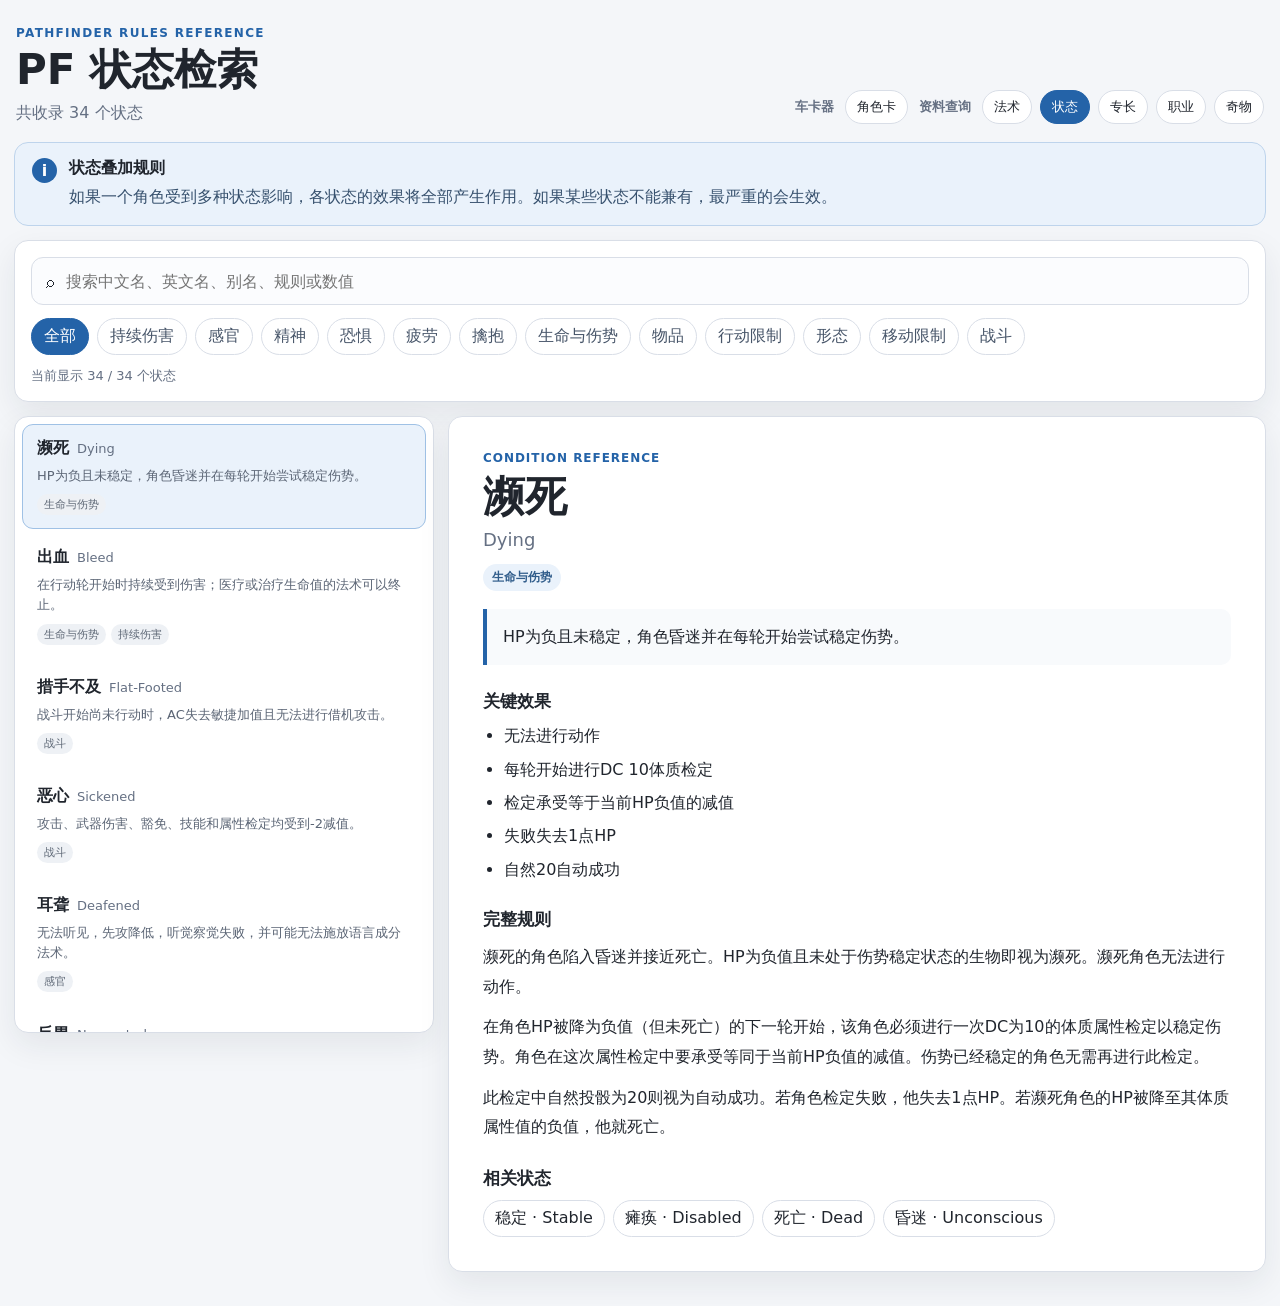
<file: web/conditions.html>
<!DOCTYPE html>
<html lang="zh-CN">
<head>
  <meta charset="UTF-8" />
  <meta name="viewport" content="width=device-width, initial-scale=1.0" />
  <title>PF 状态检索</title>
  <link rel="stylesheet" href="assets/css/conditions.css?v=20260626-condition-v1" />
</head>
<body>
  <main class="conditions-page">
    <header class="hero">
      <div class="hero-copy">
        <p class="eyebrow">Pathfinder Rules Reference</p>
        <h1>PF 状态检索</h1>
        <p id="condition-count" class="subtitle">正在加载状态数据……</p>
      </div>
      <nav class="top-links" aria-label="功能导航">
        <span class="nav-label">车卡器</span>
        <a href="index.html#character" target="_top">角色卡</a>
        <span class="nav-label">资料查询</span>
        <a href="index.html#spells" target="_top">法术</a>
        <a class="active" href="index.html#conditions" target="_top">状态</a>
        <a href="index.html#feats" target="_top">专长</a>
        <a href="index.html#classes" target="_top">职业</a>
        <a href="index.html#items" target="_top">奇物</a>
      </nav>
    </header>

    <section class="rule-note" aria-label="状态叠加规则">
      <span class="rule-icon" aria-hidden="true">i</span>
      <div>
        <strong>状态叠加规则</strong>
        <p id="general-rule"></p>
      </div>
    </section>

    <section class="search-panel" aria-label="状态搜索">
      <label class="search-box" for="condition-search">
        <span aria-hidden="true">⌕</span>
        <input id="condition-search" type="search" autocomplete="off" placeholder="搜索中文名、英文名、别名、规则或数值" />
      </label>
      <button id="clear-search" class="clear-search hidden" type="button">清除</button>
      <div id="category-filters" class="category-filters" aria-label="状态分类筛选"></div>
      <p id="result-count" class="result-count"></p>
    </section>

    <section class="condition-workspace">
      <aside class="condition-list-panel" aria-label="状态列表">
        <div id="condition-list" class="condition-list"></div>
      </aside>
      <article id="condition-detail" class="condition-detail" aria-live="polite">
        <div class="empty-detail">
          <strong>选择一个状态</strong>
          <span>点击左侧状态查看完整规则与关键效果。</span>
        </div>
      </article>
    </section>
  </main>
  <script src="assets/js/conditions.js?v=20260626-condition-v1"></script>
</body>
</html>
</file>
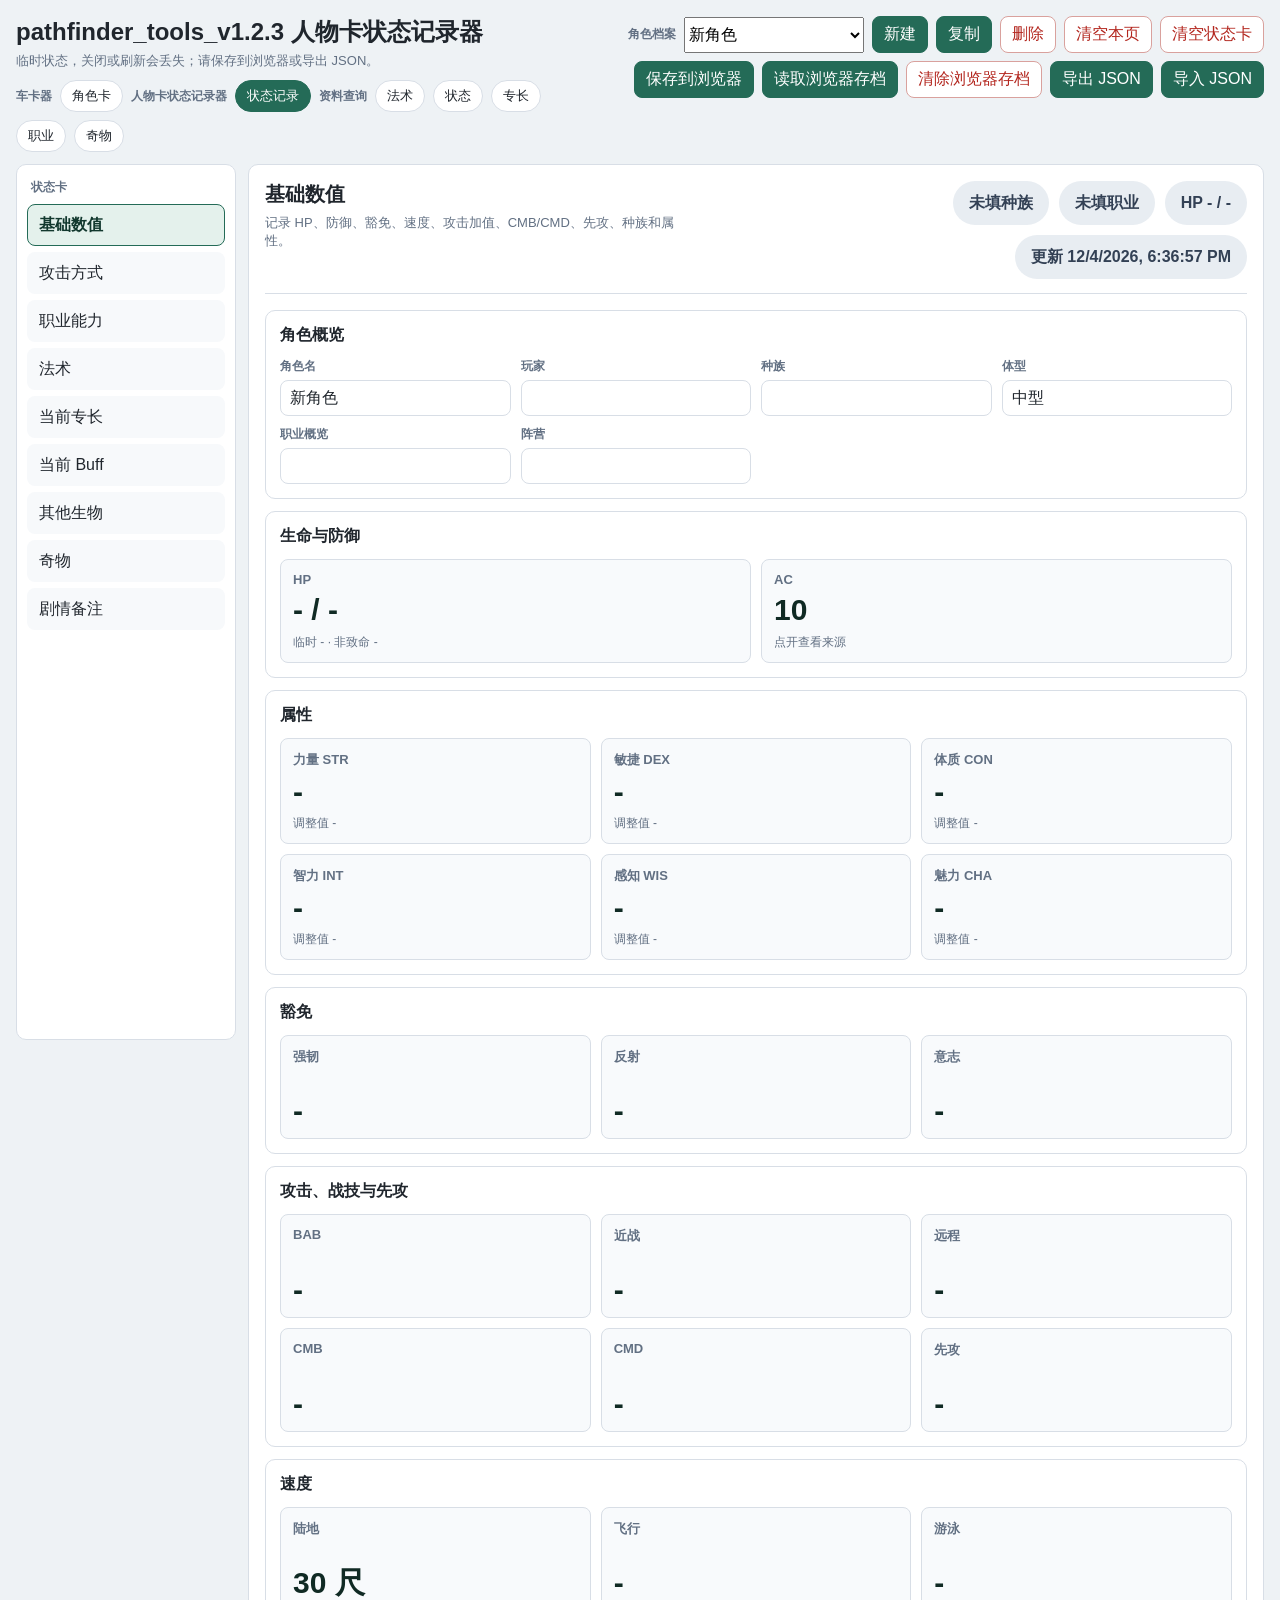
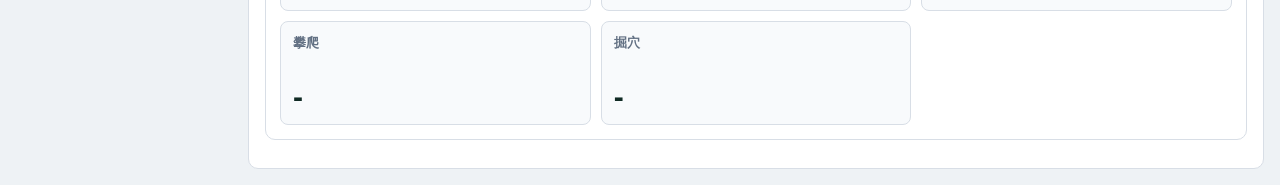
<file: web/status_tracker.html>
<!DOCTYPE html>
<html lang="zh-CN">
<head>
  <meta charset="UTF-8" />
  <meta name="viewport" content="width=device-width, initial-scale=1.0" />
  <title>pathfinder_tools_v1.2.3 人物卡状态记录器</title>
  <link rel="stylesheet" href="assets/css/status-tracker.css?v=20260702-manual-browser-save-v1" />
</head>
<body>
  <main class="tracker-shell">
    <header class="tracker-header">
      <div>
        <h1>pathfinder_tools_v1.2.3 人物卡状态记录器</h1>
        <p id="save-status" class="save-status">未保存</p>
        <nav class="section-links" aria-label="功能导航">
          <span class="section-label">车卡器</span>
          <a href="index.html#character" target="_top">角色卡</a>
          <span class="section-label">人物卡状态记录器</span>
          <a class="active" href="index.html#statusTracker" target="_top">状态记录</a>
          <span class="section-label">资料查询</span>
          <a href="index.html#spells" target="_top">法术</a>
          <a href="index.html#conditions" target="_top">状态</a>
          <a href="index.html#feats" target="_top">专长</a>
          <a href="index.html#classes" target="_top">职业</a>
          <a href="index.html#items" target="_top">奇物</a>
        </nav>
      </div>
      <div class="profile-tools">
        <label class="profile-select-label" for="profile-select">角色档案</label>
        <select id="profile-select"></select>
        <button type="button" data-action="new-profile">新建</button>
        <button type="button" data-action="duplicate-profile">复制</button>
        <button type="button" class="secondary-btn" data-action="delete-profile">删除</button>
        <button type="button" class="secondary-btn" data-action="clear-current-section">清空本页</button>
        <button type="button" class="secondary-btn" data-action="clear-current-profile">清空状态卡</button>
        <button type="button" data-action="save-to-browser">保存到浏览器</button>
        <button type="button" data-action="load-from-browser">读取浏览器存档</button>
        <button type="button" class="secondary-btn" data-action="clear-browser-save">清除浏览器存档</button>
        <button type="button" data-action="export-profile">导出 JSON</button>
        <label class="import-btn" for="import-profile-input">导入 JSON</label>
        <input id="import-profile-input" type="file" accept="application/json" hidden />
      </div>
    </header>

    <section class="tracker-layout">
      <aside class="tracker-nav" aria-label="状态记录栏目">
        <div class="nav-title">状态卡</div>
        <div id="section-list" class="section-list"></div>
      </aside>

      <section class="tracker-panel" aria-label="状态记录编辑区">
        <div class="panel-heading">
          <div>
            <h2 id="section-title">基础数值</h2>
            <p id="section-subtitle">记录 HP、防御、豁免、速度、攻击加值、CMB/CMD、先攻、种族和属性。</p>
          </div>
          <div id="profile-summary" class="profile-summary"></div>
        </div>
        <div id="section-content" class="section-content"></div>
      </section>
    </section>
  </main>

  <script src="assets/js/status-tracker.js?v=20260702-manual-browser-save-v1"></script>
</body>
</html>
</file>
<file: web/assets/css/conditions.css>
:root {
  --bg: #f4f6f9;
  --panel: #ffffff;
  --line: #d9dee7;
  --text: #20252d;
  --muted: #657083;
  --brand: #2463a8;
  --brand-soft: #eaf2fb;
  --danger-soft: #fff4ef;
  --shadow: 0 12px 32px rgba(23, 35, 52, 0.08);
}

* { box-sizing: border-box; }
html { scroll-behavior: smooth; }
body {
  margin: 0;
  min-width: 320px;
  color: var(--text);
  background: var(--bg);
  font-family: "Microsoft YaHei", "PingFang SC", system-ui, sans-serif;
}
button, input { font: inherit; }
button { color: inherit; }
.hidden { display: none !important; }

.conditions-page {
  width: min(1480px, calc(100% - 28px));
  margin: 0 auto;
  padding: 22px 0 34px;
}

.hero {
  display: flex;
  align-items: flex-end;
  justify-content: space-between;
  gap: 24px;
  padding: 4px 2px 18px;
}
.hero h1 { margin: 2px 0 5px; font-size: clamp(28px, 4vw, 42px); }
.eyebrow {
  margin: 0;
  color: var(--brand);
  font-size: 12px;
  font-weight: 800;
  letter-spacing: .11em;
  text-transform: uppercase;
}
.subtitle { margin: 0; color: var(--muted); }
.top-links { display: flex; flex-wrap: wrap; justify-content: flex-end; gap: 8px; align-items: center; }
.top-links a, .nav-label {
  border-radius: 999px;
  padding: 7px 11px;
  font-size: 13px;
  text-decoration: none;
}
.top-links a { border: 1px solid var(--line); background: var(--panel); color: var(--text); }
.top-links a:hover { border-color: var(--brand); color: var(--brand); }
.top-links a.active { border-color: var(--brand); background: var(--brand); color: white; }
.nav-label { color: var(--muted); font-weight: 700; padding-left: 3px; padding-right: 3px; }

.rule-note {
  display: flex;
  gap: 12px;
  align-items: flex-start;
  padding: 15px 17px;
  border: 1px solid #bed4ec;
  border-radius: 14px;
  background: var(--brand-soft);
}
.rule-note p { margin: 4px 0 0; line-height: 1.7; color: #37516e; }
.rule-icon {
  display: grid;
  place-items: center;
  width: 25px;
  height: 25px;
  flex: 0 0 25px;
  border-radius: 50%;
  background: var(--brand);
  color: white;
  font-weight: 800;
}

.search-panel {
  margin-top: 14px;
  padding: 16px;
  border: 1px solid var(--line);
  border-radius: 14px;
  background: var(--panel);
  box-shadow: var(--shadow);
}
.search-box {
  display: flex;
  align-items: center;
  gap: 10px;
  min-height: 48px;
  padding: 0 14px;
  border: 1px solid var(--line);
  border-radius: 12px;
  background: #fbfcfe;
}
.search-box:focus-within { border-color: var(--brand); box-shadow: 0 0 0 3px rgba(36, 99, 168, .12); }
.search-box input { width: 100%; border: 0; outline: 0; background: transparent; color: var(--text); }
.clear-search {
  margin-top: 10px;
  border: 0;
  background: transparent;
  color: var(--brand);
  cursor: pointer;
  font-weight: 700;
}
.category-filters { display: flex; flex-wrap: wrap; gap: 8px; margin-top: 13px; }
.category-chip {
  border: 1px solid var(--line);
  border-radius: 999px;
  padding: 7px 12px;
  background: white;
  cursor: pointer;
  color: #475569;
}
.category-chip:hover { border-color: var(--brand); color: var(--brand); }
.category-chip.active { border-color: var(--brand); background: var(--brand); color: white; }
.result-count { margin: 12px 0 0; color: var(--muted); font-size: 13px; }

.condition-workspace {
  display: grid;
  grid-template-columns: minmax(310px, 420px) minmax(0, 1fr);
  gap: 14px;
  margin-top: 14px;
  align-items: start;
}
.condition-list-panel,
.condition-detail {
  border: 1px solid var(--line);
  border-radius: 14px;
  background: var(--panel);
  box-shadow: var(--shadow);
}
.condition-list-panel { overflow: hidden; }
.condition-list { max-height: calc(100vh - 285px); min-height: 520px; overflow: auto; padding: 7px; }
.condition-row {
  width: 100%;
  display: block;
  border: 1px solid transparent;
  border-radius: 11px;
  padding: 13px 14px;
  background: transparent;
  text-align: left;
  cursor: pointer;
}
.condition-row + .condition-row { margin-top: 4px; }
.condition-row:hover { background: #f5f8fc; }
.condition-row.active { border-color: #9fc1e5; background: var(--brand-soft); }
.condition-row-title { display: flex; align-items: baseline; gap: 8px; }
.condition-row-title strong { font-size: 16px; }
.condition-row-title span { color: var(--muted); font-size: 13px; }
.condition-row-summary { margin: 7px 0 0; color: #5b6575; line-height: 1.55; font-size: 13px; }
.condition-row-tags { display: flex; flex-wrap: wrap; gap: 5px; margin-top: 8px; }
.mini-tag { padding: 3px 7px; border-radius: 999px; background: #eef1f5; color: #5f6977; font-size: 11px; }
.no-results { padding: 48px 20px; color: var(--muted); text-align: center; }

.condition-detail {
  min-height: 520px;
  padding: clamp(18px, 3vw, 34px);
  position: sticky;
  top: 14px;
  max-height: calc(100vh - 28px);
  overflow: auto;
}
.empty-detail { min-height: 440px; display: grid; place-content: center; gap: 8px; color: var(--muted); text-align: center; }
.empty-detail strong { color: var(--text); font-size: 20px; }
.detail-kicker { color: var(--brand); font-size: 12px; font-weight: 800; letter-spacing: .08em; text-transform: uppercase; }
.detail-title { margin: 4px 0 0; font-size: clamp(28px, 4vw, 42px); }
.detail-en { margin: 4px 0 0; color: var(--muted); font-size: 18px; }
.alias-line { margin: 8px 0 0; color: var(--muted); }
.detail-tags { display: flex; flex-wrap: wrap; gap: 7px; margin: 14px 0 18px; }
.detail-tag { padding: 5px 9px; border-radius: 999px; background: var(--brand-soft); color: #315d8b; font-size: 12px; font-weight: 700; }
.detail-summary { margin: 0; padding: 14px 16px; border-left: 4px solid var(--brand); border-radius: 0 10px 10px 0; background: #f8fafc; line-height: 1.75; }
.section-title { margin: 25px 0 10px; font-size: 17px; }
.effect-list { margin: 0; padding-left: 21px; }
.effect-list li { margin: 7px 0; line-height: 1.65; }
.rule-body p { margin: 11px 0; line-height: 1.85; }
.rule-body ul { margin: 10px 0; padding-left: 22px; }
.rule-body li { margin: 8px 0; line-height: 1.75; }
.rule-table-wrap { overflow-x: auto; margin: 14px 0; }
.rule-table { width: 100%; border-collapse: collapse; min-width: 520px; }
.rule-table th, .rule-table td { border: 1px solid var(--line); padding: 10px 12px; text-align: left; vertical-align: top; line-height: 1.6; }
.rule-table th { background: #f3f6fa; }
.related-list { display: flex; flex-wrap: wrap; gap: 8px; }
.related-btn { border: 1px solid var(--line); border-radius: 999px; background: white; padding: 7px 11px; cursor: pointer; }
.related-btn:hover { border-color: var(--brand); color: var(--brand); }

@media (max-width: 900px) {
  .hero { align-items: flex-start; flex-direction: column; }
  .top-links { justify-content: flex-start; }
  .condition-workspace { grid-template-columns: 1fr; }
  .condition-list { min-height: 0; max-height: 44vh; }
  .condition-detail { position: static; max-height: none; min-height: 0; }
  .empty-detail { min-height: 220px; }
}

@media (max-width: 560px) {
  .conditions-page { width: min(100% - 18px, 1480px); padding-top: 12px; }
  .hero { gap: 14px; padding-bottom: 12px; }
  .top-links { gap: 6px; }
  .nav-label { width: 100%; padding: 5px 0 0; }
  .rule-note, .search-panel { border-radius: 12px; }
  .condition-workspace { gap: 10px; }
  .condition-detail { padding: 19px 16px; }
  .condition-list { max-height: 48vh; }
}
</file>
<file: web/assets/css/status-tracker.css>
:root {
  --bg: #eef2f5;
  --panel: #ffffff;
  --line: #d8dee6;
  --text: #20262d;
  --muted: #627083;
  --brand: #246b57;
  --brand-soft: #e4f1ec;
  --danger: #b3261e;
}

* { box-sizing: border-box; }

body {
  margin: 0;
  background: var(--bg);
  color: var(--text);
  font-family: "Noto Sans SC", "Microsoft YaHei", sans-serif;
}

button,
input,
select,
textarea {
  font: inherit;
}

button,
.import-btn {
  min-height: 36px;
  border: 1px solid var(--brand);
  border-radius: 8px;
  background: var(--brand);
  color: #fff;
  padding: 7px 11px;
  cursor: pointer;
}

.secondary-btn {
  background: #fff;
  color: var(--danger);
  border-color: #d9a19d;
}

.tracker-shell {
  max-width: 1520px;
  margin: 0 auto;
  padding: 16px;
}

.tracker-header {
  display: flex;
  justify-content: space-between;
  align-items: flex-start;
  gap: 16px;
  margin-bottom: 12px;
}

.tracker-header h1 {
  margin: 0;
  font-size: 24px;
}

.save-status {
  margin: 4px 0 0;
  color: var(--muted);
  font-size: 13px;
}

.section-links,
.profile-tools {
  display: flex;
  flex-wrap: wrap;
  align-items: center;
  gap: 8px;
}

.section-links { margin-top: 10px; }

.section-label,
.profile-select-label {
  color: var(--muted);
  font-size: 12px;
  font-weight: 700;
}

.section-links a {
  text-decoration: none;
  color: var(--text);
  border: 1px solid var(--line);
  border-radius: 999px;
  background: #fff;
  padding: 6px 11px;
  font-size: 13px;
}

.section-links a.active {
  background: var(--brand);
  border-color: var(--brand);
  color: #fff;
}

.profile-tools {
  justify-content: flex-end;
  max-width: 680px;
}

.profile-tools select {
  min-width: 180px;
  min-height: 36px;
}

.import-btn {
  display: inline-flex;
  align-items: center;
}

.tracker-layout {
  display: grid;
  grid-template-columns: 220px minmax(0, 1fr);
  gap: 12px;
}

.tracker-nav,
.tracker-panel {
  border: 1px solid var(--line);
  border-radius: 10px;
  background: var(--panel);
}

.tracker-nav {
  position: sticky;
  top: 12px;
  max-height: calc(100vh - 24px);
  overflow: auto;
}

.nav-title {
  padding: 14px 14px 8px;
  color: var(--muted);
  font-size: 12px;
  font-weight: 700;
}

.section-list {
  display: flex;
  flex-direction: column;
  gap: 6px;
  padding: 0 10px 12px;
}

.section-btn {
  width: 100%;
  min-height: 42px;
  border: 1px solid transparent;
  border-radius: 8px;
  background: #f7f9fb;
  color: var(--text);
  text-align: left;
}

.section-btn.active {
  border-color: var(--brand);
  background: var(--brand-soft);
  color: #12382e;
  font-weight: 700;
}

.tracker-panel {
  min-height: calc(100vh - 92px);
  padding: 16px;
}

.panel-heading {
  display: flex;
  justify-content: space-between;
  gap: 16px;
  padding-bottom: 14px;
  border-bottom: 1px solid var(--line);
}

.panel-heading h2 {
  margin: 0;
  font-size: 20px;
}

.panel-heading p {
  margin: 6px 0 0;
  color: var(--muted);
  font-size: 13px;
}

.profile-summary {
  display: flex;
  flex-wrap: wrap;
  justify-content: flex-end;
  gap: 10px;
}

.summary-pill {
  border-radius: 999px;
  background: #e8edf2;
  color: #334155;
  min-height: 44px;
  display: inline-flex;
  align-items: center;
  justify-content: center;
  padding: 10px 16px;
  font-size: 16px;
  font-weight: 700;
  line-height: 1.2;
  white-space: nowrap;
}

.section-content { padding-top: 16px; }

.card {
  border: 1px solid var(--line);
  border-radius: 10px;
  padding: 14px;
  margin-bottom: 12px;
  background: #fff;
}

.card h3 {
  margin: 0 0 12px;
  font-size: 16px;
}

.form-grid {
  display: grid;
  grid-template-columns: repeat(4, minmax(0, 1fr));
  gap: 10px;
}

.field {
  display: flex;
  flex-direction: column;
  gap: 5px;
}

.field.full { grid-column: 1 / -1; }

.field label {
  color: var(--muted);
  font-size: 12px;
  font-weight: 700;
}

.field input,
.field select,
.field textarea {
  width: 100%;
  border: 1px solid var(--line);
  border-radius: 8px;
  background: #fff;
  color: var(--text);
  padding: 8px 9px;
}

.field textarea {
  min-height: 78px;
  resize: vertical;
}

.list-header {
  display: flex;
  justify-content: space-between;
  align-items: center;
  gap: 12px;
  margin-bottom: 10px;
}

.list-header h3 {
  margin: 0;
  font-size: 16px;
}

.entry-card {
  border: 1px solid var(--line);
  border-radius: 10px;
  padding: 12px;
  margin-bottom: 10px;
  background: #fbfcfd;
}

.entry-title {
  display: flex;
  justify-content: space-between;
  align-items: center;
  gap: 10px;
  margin-bottom: 10px;
}

.entry-title strong {
  font-size: 14px;
}

.empty-state {
  border: 1px dashed var(--line);
  border-radius: 10px;
  color: var(--muted);
  padding: 16px;
  text-align: center;
}

@media (max-width: 980px) {
  .tracker-header,
  .panel-heading {
    flex-direction: column;
  }

  .tracker-layout {
    grid-template-columns: 1fr;
  }

  .tracker-nav {
    position: static;
    max-height: none;
  }

  .section-list {
    display: grid;
    grid-template-columns: repeat(2, minmax(0, 1fr));
  }

  .form-grid {
    grid-template-columns: repeat(2, minmax(0, 1fr));
  }
}

@media (max-width: 620px) {
  .tracker-shell { padding: 10px; }
  .form-grid,
  .section-list {
    grid-template-columns: 1fr;
  }

  .profile-summary {
    justify-content: flex-start;
  }

  .summary-pill {
    min-height: 38px;
    padding: 8px 12px;
    font-size: 14px;
    white-space: normal;
  }
}

.basic-workspace {
  display: grid;
  grid-template-columns: minmax(0, 1fr) minmax(320px, 380px);
  gap: 12px;
  align-items: start;
}

.basic-overview-column {
  min-width: 0;
}

.status-overview-grid {
  display: grid;
  grid-template-columns: repeat(3, minmax(0, 1fr));
  gap: 10px;
}

.status-overview-grid.compact-grid {
  grid-template-columns: repeat(2, minmax(0, 1fr));
}

.ability-grid,
.attack-grid,
.speed-grid {
  grid-template-columns: repeat(3, minmax(0, 1fr));
}

.save-grid {
  grid-template-columns: repeat(3, minmax(0, 1fr));
}

.overview-card {
  min-height: 104px;
  width: 100%;
  border: 1px solid var(--line);
  border-radius: 8px;
  background: #f8fafc;
  color: var(--text);
  padding: 12px;
  display: flex;
  flex-direction: column;
  align-items: flex-start;
  justify-content: space-between;
  text-align: left;
  gap: 8px;
}

.overview-card:hover,
.overview-card.active {
  border-color: var(--brand);
  background: var(--brand-soft);
}

.overview-title {
  color: var(--muted);
  font-size: 13px;
  font-weight: 700;
}

.overview-value {
  color: #102a24;
  font-size: 30px;
  line-height: 1;
}

.overview-meta {
  color: var(--muted);
  font-size: 12px;
  line-height: 1.35;
}

.detail-sidebar {
  position: sticky;
  top: 12px;
  border: 1px solid var(--line);
  border-radius: 10px;
  background: #fff;
  padding: 14px;
  max-height: calc(100vh - 24px);
  overflow: auto;
}

.detail-heading {
  border-bottom: 1px solid var(--line);
  padding-bottom: 12px;
  margin-bottom: 12px;
}

.detail-heading span {
  color: var(--brand);
  font-size: 12px;
  font-weight: 800;
}

.detail-heading h3 {
  margin: 4px 0 6px;
  font-size: 20px;
}

.detail-heading p {
  margin: 0;
  color: var(--muted);
  font-size: 13px;
  line-height: 1.5;
}

.detail-breakdown {
  display: grid;
  gap: 8px;
  margin-bottom: 14px;
}

.detail-row {
  display: flex;
  align-items: center;
  justify-content: space-between;
  gap: 12px;
  border-radius: 8px;
  background: #f8fafc;
  padding: 8px 10px;
}

.detail-row span {
  color: var(--muted);
  font-size: 13px;
}

.detail-row strong {
  font-size: 16px;
}

.detail-fields.form-grid {
  grid-template-columns: repeat(2, minmax(0, 1fr));
}

@media (max-width: 1180px) {
  .basic-workspace {
    grid-template-columns: 1fr;
  }

  .detail-sidebar {
    position: static;
    max-height: none;
  }
}

@media (max-width: 760px) {
  .status-overview-grid,
  .status-overview-grid.compact-grid,
  .ability-grid,
  .attack-grid,
  .speed-grid,
  .save-grid,
  .detail-fields.form-grid {
    grid-template-columns: 1fr;
  }

  .overview-card {
    min-height: 86px;
  }

  .overview-value {
    font-size: 26px;
  }
}
/* Collapsible detail drawer overrides. */
.basic-workspace {
  display: block;
}

.basic-workspace.has-detail {
  display: block;
}

.detail-overlay {
  position: fixed;
  inset: 0;
  z-index: 40;
  background: rgba(15, 23, 42, 0.18);
}

.detail-sidebar {
  position: fixed;
  top: 0;
  right: 0;
  z-index: 50;
  width: min(520px, 96vw);
  height: 100vh;
  max-height: none;
  border: 0;
  border-left: 1px solid var(--line);
  border-radius: 0;
  padding: 0;
  background: #fff;
  box-shadow: -18px 0 38px rgba(15, 23, 42, 0.18);
  transform: translateX(100%);
  transition: transform 160ms ease-out;
  overflow: hidden;
}

.detail-sidebar.is-open {
  transform: translateX(0);
}

.detail-drawer {
  height: 100%;
  overflow: auto;
  padding: 16px;
}

.detail-heading {
  position: relative;
  padding-right: 44px;
}

.detail-close-btn {
  position: absolute;
  top: 0;
  right: 0;
  min-width: 36px;
  width: 36px;
  height: 36px;
  min-height: 36px;
  border-radius: 999px;
  border-color: var(--line);
  background: #fff;
  color: var(--text);
  padding: 0;
  font-size: 22px;
  line-height: 1;
}

@media (max-width: 760px) {
  .detail-sidebar {
    top: auto;
    bottom: 0;
    width: 100vw;
    height: min(78vh, 680px);
    border-left: 0;
    border-top: 1px solid var(--line);
    box-shadow: 0 -14px 32px rgba(15, 23, 42, 0.18);
    transform: translateY(100%);
  }

  .detail-sidebar.is-open {
    transform: translateY(0);
  }
}
.modifier-section {
  margin-top: 16px;
}

.modifier-section h4 {
  margin: 0 0 10px;
  font-size: 14px;
}

.modifier-table {
  display: grid;
  gap: 8px;
  margin-bottom: 10px;
}

.modifier-header,
.modifier-row {
  display: grid;
  grid-template-columns: 92px 120px minmax(0, 1fr) 68px;
  gap: 8px;
  align-items: center;
}

.modifier-header {
  color: var(--muted);
  font-size: 12px;
  font-weight: 800;
}

.modifier-row {
  border: 1px solid var(--line);
  border-radius: 8px;
  background: #f8fafc;
  padding: 8px;
}

.modifier-value,
.modifier-type,
.modifier-source {
  width: 100%;
  border: 1px solid var(--line);
  border-radius: 8px;
  background: #fff;
  color: var(--text);
  padding: 8px 9px;
}

.modifier-remove-btn {
  min-height: 34px;
  padding: 6px 8px;
}

@media (max-width: 520px) {
  .modifier-header {
    display: none;
  }

  .modifier-row {
    grid-template-columns: 1fr;
  }
}
.attack-profile-card {
  border: 1px solid var(--line);
  border-radius: 10px;
  padding: 14px;
  margin-bottom: 12px;
  background: #fbfcfd;
}

.entry-actions {
  display: flex;
  gap: 8px;
  flex-wrap: wrap;
}

.attack-lines-table {
  display: grid;
  gap: 8px;
  margin: 14px 0 10px;
}

.attack-lines-header,
.attack-line-row {
  display: grid;
  grid-template-columns: 1fr 90px 110px 110px 110px 110px 68px;
  gap: 8px;
  align-items: center;
}

.attack-lines-header {
  color: var(--muted);
  font-size: 12px;
  font-weight: 800;
}

.attack-line-row {
  border: 1px solid var(--line);
  border-radius: 8px;
  background: #fff;
  padding: 8px;
}

.attack-line-row .field {
  gap: 0;
}

.attack-line-row .field label {
  display: none;
}

@media (max-width: 980px) {
  .attack-lines-header {
    display: none;
  }

  .attack-line-row {
    grid-template-columns: 1fr;
  }

  .attack-line-row .field label {
    display: block;
  }
}
.entry-modifier-drawer {
  width: min(720px, 96vw);
}

.entry-modifier-table,
.automatic-modifier-table {
  display: grid;
  gap: 8px;
  margin-bottom: 12px;
}

.entry-modifier-header,
.entry-modifier-row {
  display: grid;
  grid-template-columns: 82px minmax(120px, 1fr) minmax(120px, 1fr) minmax(130px, 1fr) minmax(110px, 1fr) 72px 68px;
  gap: 8px;
  align-items: center;
}

.entry-modifier-header,
.automatic-modifier-header {
  color: var(--muted);
  font-size: 12px;
  font-weight: 800;
}

.entry-modifier-row,
.automatic-modifier-row {
  border: 1px solid var(--line);
  border-radius: 8px;
  background: #f8fafc;
  padding: 8px;
}

.entry-modifier-row input,
.entry-modifier-row select {
  width: 100%;
  border: 1px solid var(--line);
  border-radius: 8px;
  background: #fff;
  color: var(--text);
  padding: 8px 9px;
}

.inline-check {
  display: inline-flex;
  align-items: center;
  gap: 6px;
  color: var(--muted);
  font-size: 13px;
  font-weight: 700;
}

.inline-check input {
  width: auto;
}

.automatic-modifier-header,
.automatic-modifier-row {
  display: grid;
  grid-template-columns: 72px 110px minmax(0, 1fr) 96px;
  gap: 8px;
  align-items: center;
}

.automatic-modifier-row strong {
  color: #102a24;
}

.entry-modifier-actions {
  display: flex;
  gap: 8px;
  flex-wrap: wrap;
}

@media (max-width: 760px) {
  .entry-modifier-header,
  .automatic-modifier-header {
    display: none;
  }

  .entry-modifier-row,
  .automatic-modifier-row {
    grid-template-columns: 1fr;
  }
}
.entry-summary-card {
  display: grid;
  gap: 10px;
}

.entry-summary-meta {
  display: flex;
  flex-wrap: wrap;
  gap: 6px;
  margin-top: 6px;
  color: var(--muted);
  font-size: 12px;
  font-weight: 700;
}

.entry-summary-meta span,
.summary-chip {
  display: inline-flex;
  align-items: center;
  min-height: 28px;
  border-radius: 999px;
  background: var(--brand-soft);
  color: #12382e;
  padding: 4px 9px;
  line-height: 1.2;
}

.entry-summary-effect {
  margin: 0;
  color: var(--text);
  line-height: 1.55;
}

.entry-summary-modifiers {
  display: flex;
  flex-wrap: wrap;
  gap: 6px;
}

.summary-chip.muted-chip {
  background: #eef2f5;
  color: var(--muted);
}

.entry-editor-drawer {
  width: min(760px, 96vw);
}

.entry-editor-section {
  border-top: 1px solid var(--line);
  padding-top: 14px;
  margin-top: 14px;
}

.entry-editor-section h4 {
  margin: 0 0 10px;
  font-size: 15px;
}
</file>
